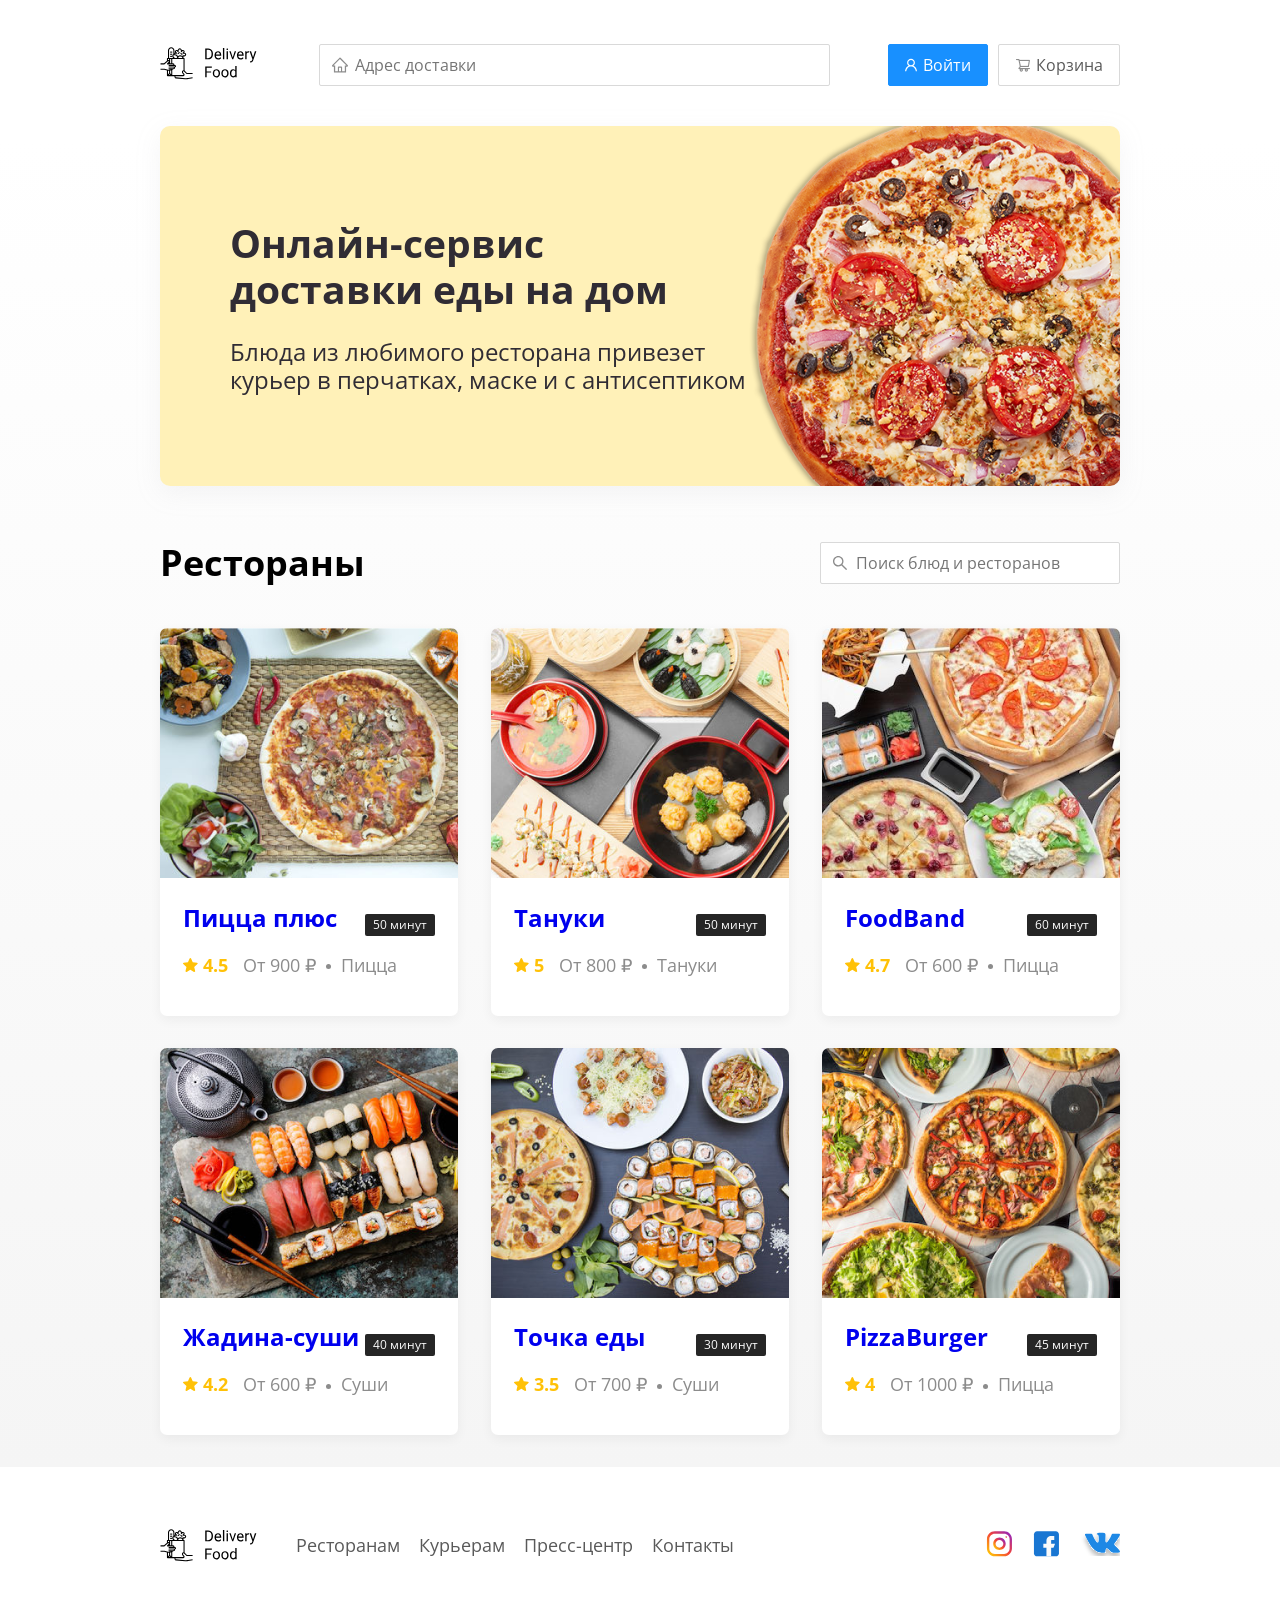
<file: index.html>
<!DOCTYPE html>
<html lang="ru">
<head>
	<meta charset="UTF-8">
	<meta name="viewport" content="width=device-width, initial-scale=1.0">
	<meta http-equiv="X-UA-Compatible" content="ie=edge">
	<title>Delivery Food - доставка еды на дом</title>
	<link href="https://fonts.googleapis.com/css2?family=Open+Sans:wght@400;700&display=swap" rel="stylesheet">
	<link rel="stylesheet" href="css/normalize.css" >
	<link rel="stylesheet" href="css/style.css" >
</head>
<body>
	<!-- Шапка сайта -->
<div class="container">
		<header class="header">
			<a href="index.html" class="logo">
				<img src="img\logo.svg" alt="Logo" >
			</a>
				
				<input type="text" class="input search-input" placeholder="Адрес доставки">
				<div class="buttons">
				<button class="button button-primary">
					<img src="img/user.svg" alt="user" class="button-icon">
					<span class="button-text">Войти</span>

					</button>
				<button class="button">
						<img src="img/span.png" alt="cart" class="button-icon">
						<span class="button-text">Корзина</span></button>
			</div>
			</header>	
			
</div>
<main class="main">
<div class="container">
	<section class="rekl">
		<h1 class="rekl-title"> Онлайн-сервис <br/> доставки еды на дом</h1>
		<p class="rekl-text">Блюда из любимого ресторана привезет <br> курьер в перчатках, маске и с антисептиком</p>

	</section>
<section class="restaurants">
<div class="section-heading">
	<h2 class="section-title">Рестораны</h2>
	<input type="text" class="input input-search" placeholder="Поиск блюд и ресторанов">
</div>
<div class="cards">
	<a href="restaurant.html" class="card">
		<img src="img/image.png" alt="image" class="card-image">
		<div class="card-text">
			<div class="card-heading">
				<h3 class="card-title">Пицца плюс</h3>
				<span class="card-tag tag">50 минут</span>
			</div>
				<!-- /.card-heading -->
			<div class="card-info">
				<div class="raiting">
					<img src="img/star.svg" alt="star" class="star">
					4.5</div>
				<div class="price">От 900 ₽</div>
				<div class="category">Пицца</div>
			</div>
			<!-- /.card-info -->
		</div>
		<!-- /.card-text -->
	</a>
	<!-- /.card -->

	<a href="restaurant.html" class="card">
		<img src="img/tanuki.png" alt="image" class="card-image">
		<div class="card-text">
			<div class="card-heading">
				<h3 class="card-title">Тануки</h3>
				<span class="card-tag tag">50 минут</span>
			</div>
				<!-- /.card-heading -->
			<div class="card-info">
				<div class="raiting">
					<img src="img/star.svg" alt="star" class="star">
					5</div>
				<div class="price">От 800 ₽</div>
				<div class="category">Тануки</div>
			</div>
			<!-- /.card-info -->
		</div>
		<!-- /.card-text -->
	</a>
	<!-- /.card -->

	<a href="restaurant.html" class="card">
		<img src="img/pizza.png" alt="image" class="card-image">
		<div class="card-text">
			<div class="card-heading">
				<h3 class="card-title">FoodBand</h3>
				<span class="card-tag tag">60 минут</span>
			</div>
				<!-- /.card-heading -->
			<div class="card-info">
				<div class="raiting">
					<img src="img/star.svg" alt="star" class="star">
					4.7</div>
				<div class="price">От 600 ₽</div>
				<div class="category">Пицца</div>
			</div>
			<!-- /.card-info -->
		</div>
		<!-- /.card-text -->
	</a>
	<!-- /.card -->

	<a href="restaurant.html" class="card">
		<img src="img/suhi.png" alt="image" class="card-image">
		<div class="card-text">
			<div class="card-heading">
				<h3 class="card-title">Жадина-суши</h3>
				<span class="card-tag tag">40 минут</span>
			</div>
				<!-- /.card-heading -->
			<div class="card-info">
				<div class="raiting">
					<img src="img/star.svg" alt="star" class="star">
					4.2</div>
				<div class="price">От 600 ₽</div>
				<div class="category">Суши</div>
			</div>
			<!-- /.card-info -->
		</div>
		<!-- /.card-text -->
	</a>
	<!-- /.card -->

	<a href="restaurant.html" class="card">
		<img src="img/sushi.png" alt="image" class="card-image">
		<div class="card-text">
			<div class="card-heading">
				<h3 class="card-title">Точка еды</h3>
				<span class="card-tag tag">30 минут</span>
			</div>
				<!-- /.card-heading -->
			<div class="card-info">
				<div class="raiting">
					<img src="img/star.svg" alt="star" class="star">
					3.5</div>
				<div class="price">От 700 ₽</div>
				<div class="category">Суши</div>
			</div>
			<!-- /.card-info -->
		</div>
		<!-- /.card-text -->
	</a>
	<!-- /.card -->

	<a href="restaurant.html" class="card">
		<img src="img/piza.png" alt="image" class="card-image">
		<div class="card-text">
			<div class="card-heading">
				<h3 class="card-title">PizzaBurger</h3>
				<span class="card-tag tag">45 минут</span>
			</div>
				<!-- /.card-heading -->
			<div class="card-info">
				<div class="raiting">
					<img src="img/star.svg" alt="star" class="star">
					4</div>
				<div class="price">От 1000 ₽</div>
				<div class="category">Пицца</div>
			</div>
			<!-- /.card-info -->
		</div>
		<!-- /.card-text -->
	</a>
	<!-- /.card -->


</div>
</section>
</div>
</main>

<footer class="footer">
	<div class="container">
		<div class="footer-block">
			<img src="img/logo.svg" alt="logo" class="logo footer-logo">
			<nav class="footer-nav">
				<a href="#" class="footer-link">Ресторанам</a>
				<a href="#" class="footer-link">Курьерам</a>
				<a href="#" class="footer-link">Пресс-центр</a>
				<a href="#" class="footer-link">Контакты</a>
			</nav>
			<div class="social-links">
				<a href="#" class="social-link"><img src="img/inst.svg" alt="inst"></a>
				<a href="#" class="social-link"><img src="img/facebook.svg" alt="facebook"></a>
				<a href="#" class="social-link"><img src="img/vk.svg" alt="vk"></a>
			</div>
		</div>
		<!-- /.footer-block -->
	</div>
</footer>

</body>
</html>
</file>
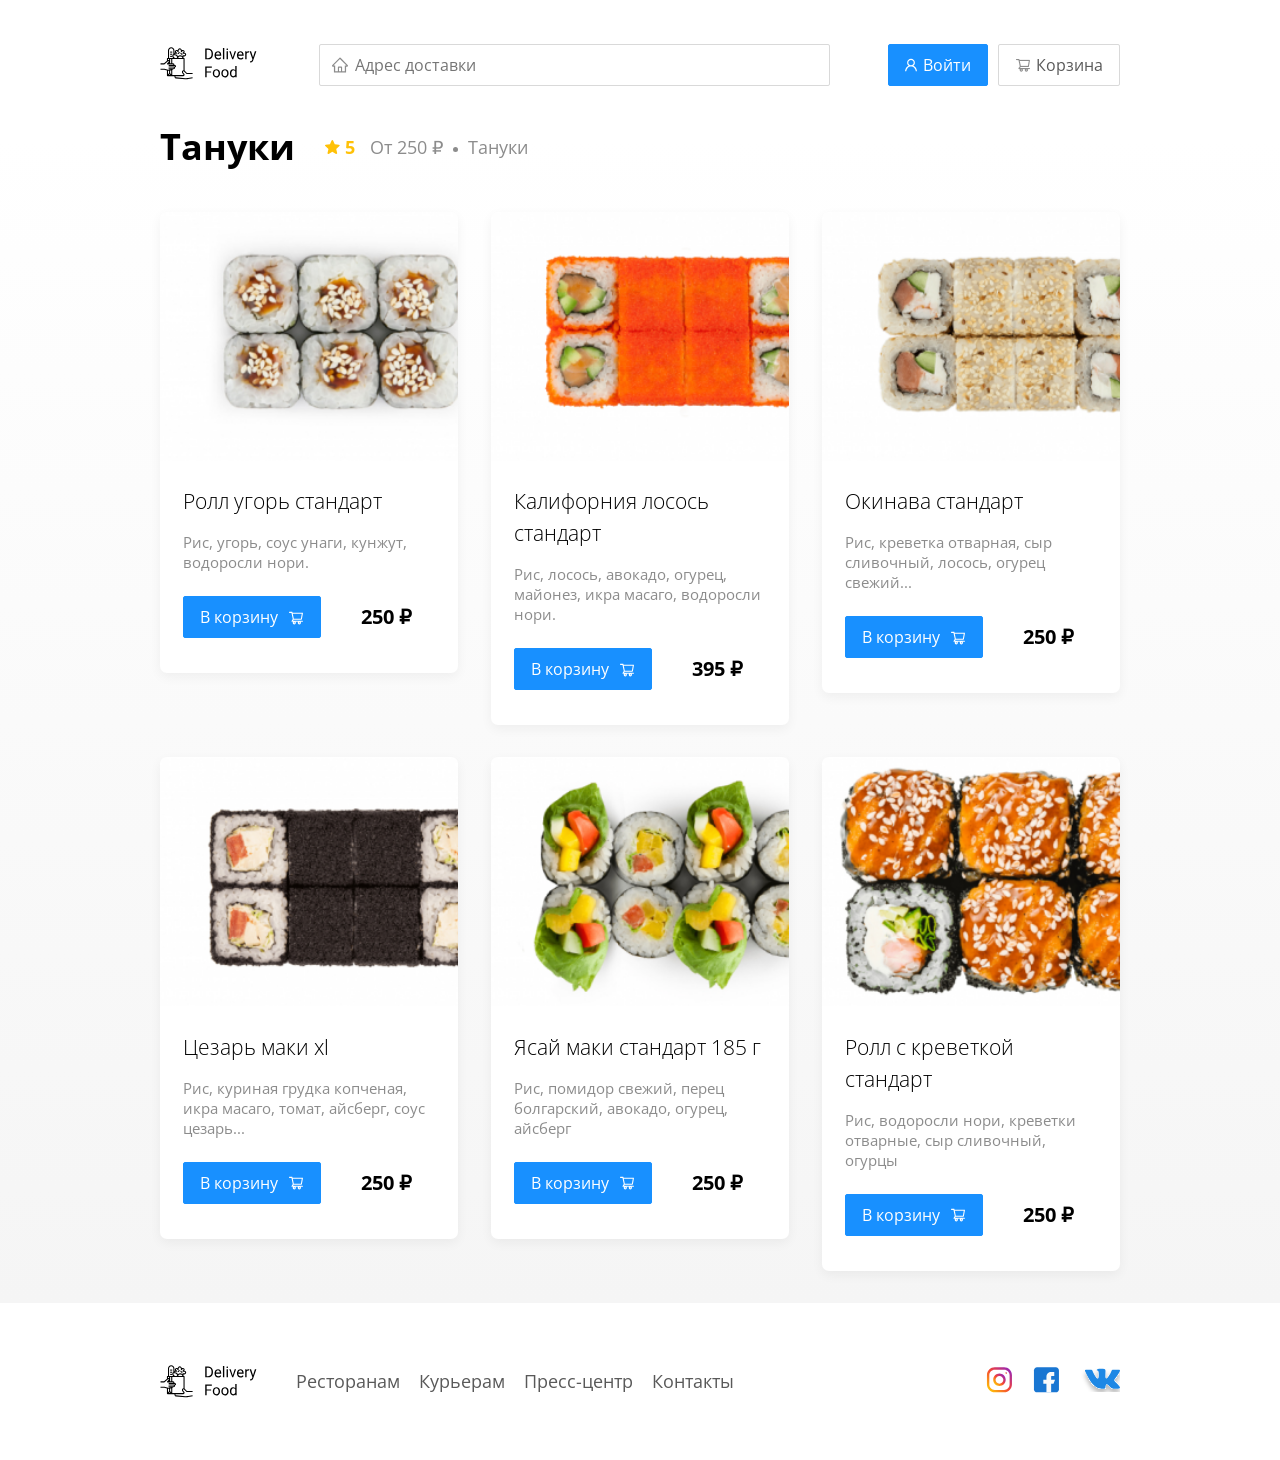
<file: restaurant.html>
<!DOCTYPE html>
<html lang="ru">
<head>
	<meta charset="UTF-8">
	<meta name="viewport" content="width=device-width, initial-scale=1.0">
	<meta http-equiv="X-UA-Compatible" content="ie=edge">
	<title>Тануки  - доставка еды на дом</title>
	<link href="https://fonts.googleapis.com/css2?family=Open+Sans:wght@400;700&display=swap" rel="stylesheet">
	<link rel="stylesheet" href="css/normalize.css" >
	<link rel="stylesheet" href="css/animate.min.css" >
	<link rel="stylesheet" href="css/style.css" >
</head>
<body>
	<!-- Шапка сайта -->
<div class="container">
		<header class="header">
			<a href="index.html" class="logo ">
				<img src="img\logo.svg" alt="Logo" >
			</a>
				<input type="text" class="input search-input" placeholder="Адрес доставки">
				<div class="buttons">
				<button class="button button-primary">
					<img src="img/user.svg" alt="user" class="button-icon">
					<span class="button-text">Войти</span>

					</button>
				<button class="button" id="card-button">
						<img src="img/span.png" alt="cart" class="button-icon">
						<span class="button-text">Корзина</span></button>
			</div>
			</header>	
			
</div>
<main class="main">
<div class="container">
<section class="restaurants">
<div class="section-heading">
	<h2 class="section-title">Тануки</h2>
	<div class="card-info">
		<div class="raiting">
			<img src="img/star.svg" alt="star" class="star">
			5</div>
		<div class="price">От 250 ₽</div>
		<div class="category">Тануки</div>
	</div>
</div>
<div class="cards">
	<div class="card wow fadeInUp" data-wow-delay="0.2s">
		<img src="img/roll.png" alt="image" class="card-image">
		<div class="card-text">
			<div class="card-heading">
				<h3 class="card-title card-title-reg">Ролл угорь стандарт</h3>
			</div>
				<!-- /.card-heading -->
			<div class="card-info">
				<div class="ingridients">Рис, угорь, соус унаги, кунжут, водоросли нори.</div>
			</div>
			<!-- /.card-info -->
			<div class="card-buttoms">
				<button class="button button-primary">
					<span class="buttun-card-text">В корзину</span>
					<img src="img/shopping-cart.svg" alt="shopping-cart" class="button-card-image">
				</button>
				<strong class="card-price-bold">250 ₽</strong>
			</div>
		</div>
		<!-- /.card-text -->
	</div>
	<!-- /.card -->

	<div class="card wow fadeInUp" data-wow-delay="0.4s">
		<img src="img/roll1.png" alt="image" class="card-image">
		<div class="card-text">
			<div class="card-heading">
				<h3 class="card-title card-title-reg">Калифорния лосось стандарт</h3>
			</div>
				<!-- /.card-heading -->
			<div class="card-info">
				<div class="ingridients">Рис, лосось, авокадо, огурец, майонез, икра масаго, водоросли нори.</div>
			</div>
			<!-- /.card-info -->
			<div class="card-buttoms">
				<button class="button button-primary">
					<span class="buttun-card-text">В корзину</span>
					<img src="img/shopping-cart.svg" alt="shopping-cart" class="button-card-image">
				</button>
				<strong class="card-price-bold">395 ₽</strong>
			</div>
		</div>
		<!-- /.card-text -->
	</div>
	<!-- /.card -->

	<div class="card wow fadeInUp" data-wow-delay="0.6s">
		<img src="img/roll2.png" alt="image" class="card-image">
		<div class="card-text">
			<div class="card-heading">
				<h3 class="card-title card-title-reg">Окинава стандарт</h3>
			</div>
				<!-- /.card-heading -->
			<div class="card-info">
				<div class="ingridients"> Рис, креветка отварная, сыр сливочный, лосось, огурец свежий...</div>
			</div>
			<!-- /.card-info -->
			<div class="card-buttoms">
				<button class="button button-primary">
					<span class="buttun-card-text">В корзину</span>
					<img src="img/shopping-cart.svg" alt="shopping-cart" class="button-card-image">
				</button>
				<strong class="card-price-bold">250 ₽</strong>
			</div>
		</div>
		<!-- /.card-text -->
	</div>
	<!-- /.card -->

	<div class="card wow fadeInUp" data-wow-delay="0.2s">
		<img src="img/roll3.png" alt="image" class="card-image">
		<div class="card-text">
			<div class="card-heading">
				<h3 class="card-title card-title-reg">Цезарь маки хl</h3>
			</div>
				<!-- /.card-heading -->
			<div class="card-info">
				<div class="ingridients">Рис, куриная грудка копченая, икра масаго, томат, айсберг, соус цезарь...</div>
			</div>
			<!-- /.card-info -->
			<div class="card-buttoms">
				<button class="button button-primary">
					<span class="buttun-card-text">В корзину</span>
					<img src="img/shopping-cart.svg" alt="shopping-cart" class="button-card-image">
				</button>
				<strong class="card-price-bold">250 ₽</strong>
			</div>
		</div>
		<!-- /.card-text -->
	</div>
	<!-- /.card -->

	<div class="card wow fadeInUp" data-wow-delay="0.4s">
		<img src="img/roll4.png" alt="image" class="card-image">
		<div class="card-text">
			<div class="card-heading">
				<h3 class="card-title card-title-reg">Ясай маки стандарт 185 г</h3>
			</div>
				<!-- /.card-heading -->
			<div class="card-info">
				<div class="ingridients">Рис, помидор свежий, перец болгарский, авокадо, огурец, айсберг</div>
			</div>
			<!-- /.card-info -->
			<div class="card-buttoms">
				<button class="button button-primary">
					<span class="buttun-card-text">В корзину</span>
					<img src="img/shopping-cart.svg" alt="shopping-cart" class="button-card-image">
				</button>
				<strong class="card-price-bold">250 ₽</strong>
			</div>
		</div>
		<!-- /.card-text -->
	</div>
	<!-- /.card -->

	<div class="card wow fadeInUp" data-wow-delay="0.6s">
		<img src="img/roll5.png" alt="image" class="card-image">
		<div class="card-text">
			<div class="card-heading">
				<h3 class="card-title card-title-reg">Ролл с креветкой стандарт</h3>
			</div>
				<!-- /.card-heading -->
			<div class="card-info">
				<div class="ingridients">Рис, водоросли нори, креветки отварные, сыр сливочный, огурцы</div>
			</div>
			<!-- /.card-info -->
			<div class="card-buttoms">
				<button class="button button-primary">
					<span class="buttun-card-text">В корзину</span>
					<img src="img/shopping-cart.svg" alt="shopping-cart" class="button-card-image">
				</button>
				<strong class="card-price-bold">250 ₽</strong>
			</div>
		</div>
		<!-- /.card-text -->
	</div>
	<!-- /.card -->


</div>
</section>
</div>
</main>

<footer class="footer">
	<div class="container">
		<div class="footer-block">
			<img src="img/logo.svg" alt="logo" class="logo footer-logo">
			<nav class="footer-nav">
				<a href="#" class="footer-link">Ресторанам</a>
				<a href="#" class="footer-link">Курьерам</a>
				<a href="#" class="footer-link">Пресс-центр</a>
				<a href="#" class="footer-link">Контакты</a>
			</nav>
			<div class="social-links">
				<a href="#" class="social-link"><img src="img/inst.svg" alt="inst"></a>
				<a href="#" class="social-link"><img src="img/facebook.svg" alt="facebook"></a>
				<a href="#" class="social-link"><img src="img/vk.svg" alt="vk"></a>
			</div>
		</div>
		<!-- /.footer-block -->
	</div>
</footer>

<div class="modal">
	<div class="modal-dialog">
		<div class="modal-header">
			<h3 class="modal-title">Корзина</h3>
			<button class="close">&times;</button>
		</div>
		<!-- /.modal-header -->
		<div class="modal-body">
			<div class="food-row">
				<span class="food-name">Ролл угарь стандарт</span>
				<strong class="food-price">250 ₽</strong>
				<div class="food-counter">
					<button class="counter-button">-</button>
					<span class="counter">1</span>
					<button class="counter-button">+</button>
				</div>
			</div>
			<!-- /.foods-row -->
			<div class="food-row">
				<span class="food-name">Ролл угарь стандарт</span>
				<strong class="food-price">250 ₽</strong>
				<div class="food-counter">
					<button class="counter-button">-</button>
					<span class="counter">1</span>
					<button class="counter-button">+</button>
				</div>
			</div>
			<!-- /.foods-row -->
			<div class="food-row">
				<span class="food-name">Ролл угарь стандарт</span>
				<strong class="food-price">250 ₽</strong>
				<div class="food-counter">
					<button class="counter-button">-</button>
					<span class="counter">1</span>
					<button class="counter-button">+</button>
				</div>
			</div>
			<!-- /.foods-row -->
			<div class="food-row">
				<span class="food-name">Ролл угарь стандарт</span>
				<strong class="food-price">250 ₽</strong>
				<div class="food-counter">
					<button class="counter-button">-</button>
					<span class="counter">1</span>
					<button class="counter-button">+</button>
				</div>
			</div>
			<!-- /.foods-row -->
		</div>
		<!-- /.modal-body -->
		<div class="modal-footer">
			<span class="price-tag">1250 ₽</span>
			<div class="footer-buttons">
				<button class="button button-primary">Оформить заказ</button>
				<button class="button">Отмена</button>
			</div>
		</div>
		<!-- /.modal-footer -->
	</div>
	<!-- /.modal-dialog -->
</div>
<script src="js/wow.min.js"></script>
<script src="js/main.js"></script>

</body>
</html>
</file>
<file: css/style.css>
* {
    box-sizing: border-box;
}
.container {
    
    max-width: 1200px;
    margin: auto;
}
body {
    font-family: 'Open Sans', sans-serif;
    padding-top: 44px;
}
.header {
    display: flex;
    align-items: center;
    justify-content: space-between;
   
    margin-bottom: 40px;
}
.input {
    background: #FFFFFF;
    border: 1px solid #D9D9D9;
    border-radius: 2px;
    font-size: 16px;
line-height: 24px;
padding: 8px;
padding-left: 35px;
background-repeat: no-repeat;
background-position: left 11px center;
}
.search-input { 
flex: 0.8;
background-image: url(../img/home.svg);
}
.input-search {
    width: 300px;
    background-image: url(../img/search.svg);
    margin-left: auto;
}
.buttons {
    display: flex;
    align-items: center;
}
.button {
    display: flex;
    align-items: center;
    padding: 8px 16px;
    background: #FFFFFF;
border: 1px solid #D9D9D9;
box-sizing: border-box;
box-shadow: 0px 0px 2px rgba(0, 0, 0, 0.0015);
border-radius: 2px;
color: #595959;
font-size: 16px;
line-height: 24px;
}
.button-primary {
    background: #1890FF;
    border: 1px solid #1890FF;
    color: #fff;
    margin-right: 10px;
}
.button-icon {
    margin-right: 6px; 
}
.buttun-card-text {
    margin-right: 10px;
}
.rekl {
    filter: drop-shadow(0px 7px 12px rgba(158, 158, 163, 0.1));
    background: #FFF1B8 url(../img/rekl-image.png) no-repeat top -50px right -100px;
border-radius: 10px;
padding: 68px 70px;
margin-bottom: 56px;
}
.rekl-title {
    font-style: normal;
font-weight: bold;
font-size: 39px;
line-height: 46px;
color: #302C34;
}
.rekl-text
{
    font-style: normal;
font-weight: normal;
font-size: 24px;
line-height: 28px;
color: #302C34;
}
.section-heading {
    display: flex;
    align-items: center;
    margin-bottom: 44px;
}
.section-title {
    font-style: normal;
font-weight: bold;
font-size: 36px;
line-height: 42px;
margin:0px;
color: #000000;
margin-right: 30px;
}
.cards{ 
    display: flex;
    align-items: flex-start;
    flex-wrap: wrap;
    justify-content: space-between;
}
.card {
    background: #FFFFFF;
box-shadow: 0px 4px 12px rgba(0, 0, 0, 0.05);
border-radius: 7px;
overflow: hidden;
margin-bottom: 32px;
flex-basis: 31%;
text-decoration: none;
}
.card-image {
    width: 384px;
    height: 250px;
    object-fit: cover;
}

.card-text {
    padding-top: 20px;
    padding-bottom: 35px;
    padding-left: 23px;
    padding-right: 23px;
}
.card-heading {
    display:flex;
    align-items: center;
    justify-content: space-between;
}
.card-title {
    margin:0;
    font-style: normal;
font-weight: bold;
font-size: 24px;
line-height: 32px;
margin-bottom: 15px;
}
.card-title-reg{
    font-weight: 300;
    font-size: 21px;
}
.card-tag {
    font-style: normal;
font-weight: normal;
font-size: 12px;
line-height: 20px;
color:#FFFFFF;
background: #262626;
border-radius: 2px;
padding: 1px 8px;
}
.card-info {
    display:flex;
    align-items: center;  
    flex-wrap: wrap;
  
}
.card-buttoms {
    display: flex;
    align-items: center;
    margin-top: 24px;
}
.card-price-bold {
    font-weight: bold;
font-size: 20px;
line-height: 32px;
margin-left: 30px;
}
.raiting {
    margin-right: 26px;
    color: #FFC107;
    font-style: normal;
font-weight: bold;
font-size: 18px;
line-height: 32px;
}
.price, .category {
    font-style: normal;
font-weight: normal;
font-size: 18px;
line-height: 32px;
color: #8C8C8C;
}
.category { 
    text-overflow: ellipsis;
    overflow: hidden;
    white-space: nowrap;
    max-width: 150px;
}
.ingridients {
    font-size: 15px;
    line-height: 20px;
    color: #8C8C8C; 
}
.price {
    margin-right: 10px;
}
.price:after {
    content: "";
    width: 5px;
    height: 5px;
    background-color: #8C8C8C;
    display: inline-block;
    vertical-align: middle;
    border-radius: 50%;
    margin-left: 10px;
}
.main {
    background: linear-gradient(180deg, rgba(245, 245, 245, 0) 1.04%, #F5F5F5 100%);
}
.footer {
    padding: 60px 0;
}
.footer-block {
    display: flex;
    align-items: center;
    justify-content: space-between;
}
.footer-nav {
    margin-left: 35px;
    margin-right: auto;
}
.footer-link {
    display: inline-block;
    text-decoration: none;
    color: #595959;
    font-style: normal;
font-weight: normal;
font-size: 18px;
line-height: 21px;
}
.footer-link:not(:last-child) {
    margin-right: 15px;
}
.social-links {
    display: flex;
    align-items: center;
}
.social-link:not(:last-child) {
    margin-right: 21px;
}

.modal {
    position: fixed;
    left: 0;
    top: 0;
    width: 100%;
    height: 100%;
    background: rgba(0, 0, 0, 0.4);
display: none;
}

.is-open {
    display: flex;
}

.modal-body{ 
    margin-bottom: 52px;
}
.modal-dialog {
max-width: 780px;
width:95%;
background: #FFFFFF;
border-radius: 5px;
margin: auto;
padding: 40px 45px;
}

.modal-header{ 
    display: flex;
    align-items: center;
    justify-content: space-between;
    margin-bottom: 45px;
}

.close {
    font-size: 36px;
    border: none;
    background-color: transparent;
}

.modal-title {
    margin: 0;
font-weight: bold;
font-size: 36px;
line-height: 42px;
}
.food-row {
    display: flex;
    align-items:flex-start;
    justify-content: space-between;
    padding-bottom: 8px;
    border-bottom: 1px solid;
    margin-bottom: 15px;
}

.food-name {
    font-weight: normal;
font-size: 18px;
line-height: 32px;
}

.food-price {
    margin-left: auto;
    margin-right: 47px;
    font-weight: bold;
font-size: 20px;
line-height: 32px;
}

.food-counter {
    display: flex;
    align-items: center;
}

.counter-button {
    display: flex;
    align-items: center;
    justify-content: center;
    width: 39px;
    height: 32px;
    background: #FFFFFF;
border: 1px solid #40A9FF;
box-sizing: border-box;
border-radius: 2px;
font-weight: normal;
font-size: 14px;
line-height: 22px;
color: #40A9FF;

}

.counter{
    font-size: 16px;
    line-height: 24px;
    margin-left: 10px;
    margin-right: 10px;
}

.modal-footer{
    display: flex;
    align-items: center;
    justify-content: space-between;
}

.footer-buttons {
    display: flex;
    align-items: center;
}

.price-tag {
    background: #262626;
border-radius: 5px;
color: #FFFFFF;
padding: 15px 20px;
font-weight: bold;
font-size: 20px;
line-height: 23px;
}

@media (max-width: 1366px) {
    .container{
        max-width: 960px;
    }
    .rekl {
        
        background-size: 500px;
    }
    .raiting {
        margin-right: 15px;
    }
}
@media (max-width: 992px) {
    .container{
        max-width: 750px;
    }
    .rekl {
        padding: 50px;
        background-size: 450px;
        background-position:  center right -200px;
    }
    .rekl-text {
        font-size: 18px;
        max-width: 400px;
    }
    .card {
        flex-basis: 49%;
    }
    .footer-link {
        font-size: 16px;
    }
}
@media (max-width: 768px) {
    .container{
        max-width: 560px;
    }
    .card-info {
        flex-wrap: wrap;
    }
    .card .raiting {
        flex-basis: 100%;
    }
    .card-title {
        font-size: 16px;
    }
    .rekl {
    
        background-size: 400px;
        background-position:  center right -290px;
        
    }
    .rekl-title {
        font-size:24px;
        line-height: 1.4;
    }
    .rekl-text {
        margin-top: 0;
    }
}
@media (max-width: 578px) {
    .container {
        width: 90%;
    }
    .header {
        flex-wrap: wrap;
    }
    .search-input {
        order: 5;
        margin-top: 15px;
        flex: 1;
    }
    .rekl {
    background-image: none;
    }
    .rekl-title{
        margin-bottom: 10px;
    }
    .section-title {
        font-size: 20px;
    }
    .card {
        flex-basis: 100%;
    }
    .card-image {
        width: 100%;
    }
    .footer {
        padding: 30px 0;
    }
    .footer-block {
        align-items: flex-start;
    }
    .footer-nav {
        margin-right: 0;
        margin-left: 0;
        order: 0;
        display: flex;
        flex-direction: column;
    }
    .footer-logo {
        margin-right: 15px;
        order:1;
    }
    .social-links {
        order:2;
    }
}

@media (max-width: 480px) {
    .button-text {
        display: none;
    }
    .button {
        min-height: 40px;
    }
    .button-icon {
        margin: 0;
    }
    .rekl {
        padding: 20px;
    }
    .section-heading{
        flex-wrap: wrap;
    }
    .footer-block { 
        flex-wrap: wrap;
        flex-direction: column;
        align-items: center;
    }
    .footer-logo {
        order: 0;
        margin-bottom: 15px;
    }
    .footer-nav {
        margin-bottom: 15px;
        text-align: center; 
    }
    .footer-link:not(:last-child) {
        margin-right: 0;
    }
}
</file>
